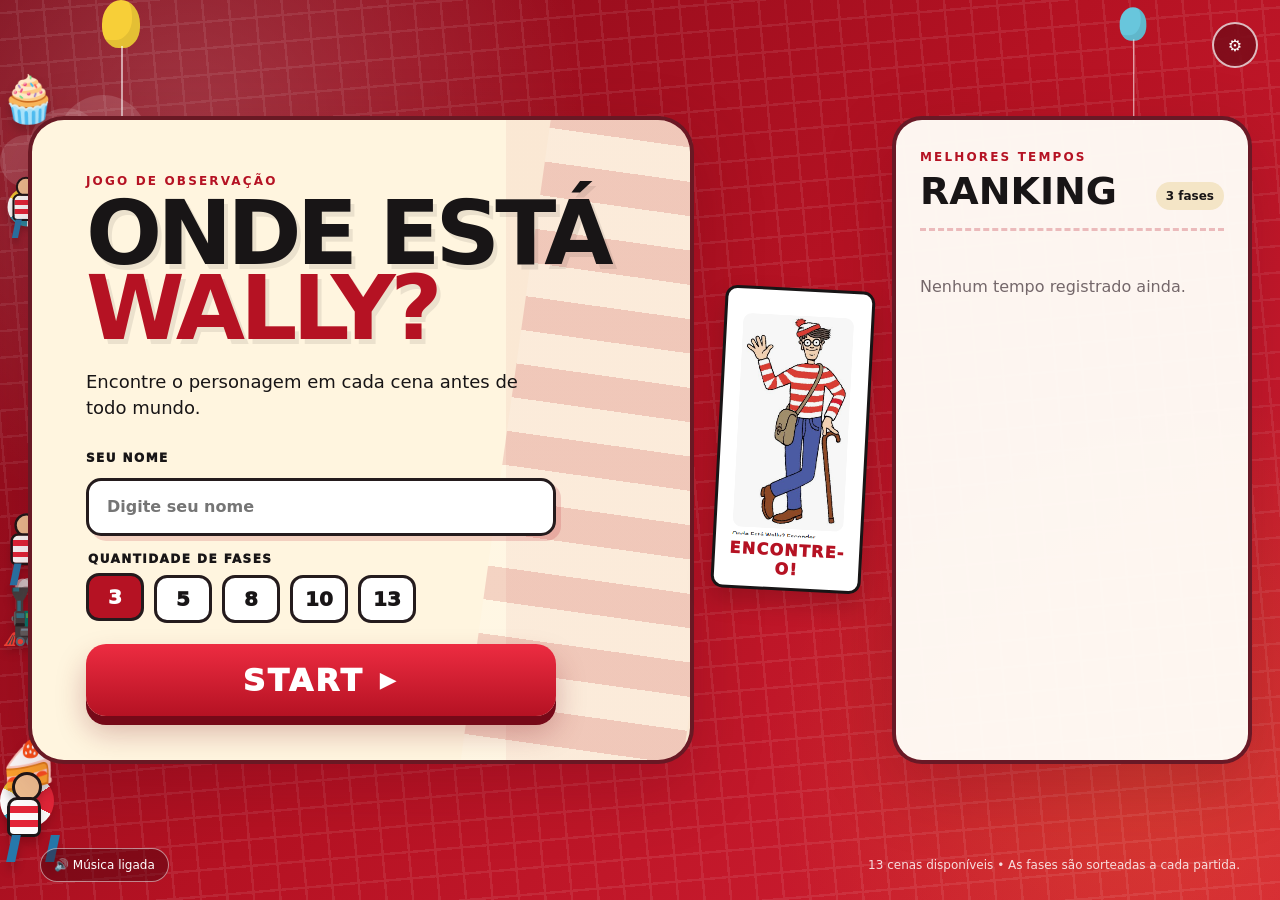
<file: index.html>
<!doctype html>
<html lang="pt-BR">
<head>
  <meta charset="UTF-8" />
  <meta name="viewport" content="width=device-width, initial-scale=1.0" />
  <meta name="theme-color" content="#b51223" />
  <title>Onde Está Wally?</title>
  <link rel="stylesheet" href="styles.css?v=20260812-4" />
</head>
<body>
  
  <main id="app">
    <section id="menuScreen" class="screen menu-screen active" aria-labelledby="gameTitle">
      <div class="animated-world" aria-hidden="true">
        <span class="cloud cloud-a"></span>
        <span class="cloud cloud-b"></span>
        <span class="balloon balloon-a"></span>
        <span class="balloon balloon-b"></span>
        <span class="beach-ball ball-a"></span>
        <span class="beach-ball ball-b"></span>
        <span class="cake cake-a">🍰</span>
        <span class="cake cake-b">🧁</span>
        <span class="train train-a">🚂</span>
        <span class="walker walker-a"><i></i></span>
        <span class="walker walker-b"><i></i></span>
        <span class="walker walker-c"><i></i></span>
      </div>

      <button id="settingsBtn" class="icon-btn settings-btn" type="button" aria-label="Configurar jogo" title="Configurar jogo">⚙</button>

      <div class="menu-layout">
        <section class="hero-card">
          <div class="hero-copy">
            <p class="eyebrow">JOGO DE OBSERVAÇÃO</p>
            <h1 id="gameTitle">ONDE ESTÁ<br><span>WALLY?</span></h1>
            <p class="subtitle">Encontre o personagem em cada cena antes de todo mundo.</p>
          </div>

          <form id="startForm" class="start-form" autocomplete="off">
            <label for="playerName">Seu nome</label>
            <input id="playerName" name="playerName" maxlength="18" placeholder="Digite seu nome" required />

            <fieldset>
              <legend>Quantidade de fases</legend>
              <div class="phase-options" id="phaseOptions">
                <label><input type="radio" name="phaseCount" value="3" checked><span>3</span></label>
                <label><input type="radio" name="phaseCount" value="5"><span>5</span></label>
                <label><input type="radio" name="phaseCount" value="8"><span>8</span></label>
                <label><input type="radio" name="phaseCount" value="10"><span>10</span></label>
                <label><input type="radio" name="phaseCount" value="13"><span>13</span></label>
              </div>
            </fieldset>

            <button class="start-btn" type="submit"><span>START</span><b>▶</b></button>
          </form>
        </section>

        <div class="mascot-side" aria-hidden="true">
          <div class="target-card">
            <img src="assets/ui/wally.png" alt="" draggable="false" />
            <span>ENCONTRE-O!</span>
          </div>
        </div>

        <aside class="ranking-card" aria-labelledby="rankingTitle">
          <div class="ranking-heading">
            <div>
              <p class="eyebrow">MELHORES TEMPOS</p>
              <h2 id="rankingTitle">RANKING</h2>
            </div>
            <span id="rankingMode">3 fases</span>
          </div>
          <ol id="rankingList" class="ranking-list"></ol>
          <p id="rankingEmpty" class="ranking-empty">Nenhum tempo registrado ainda.</p>
        </aside>
      </div>

      <div class="menu-bottom">
        <button id="soundMenuBtn" class="sound-pill" type="button" aria-pressed="true">🔊 Música ligada</button>
        <span>13 cenas disponíveis • As fases são sorteadas a cada partida.</span>
      </div>
    </section>

    <section id="gameScreen" class="screen game-screen" aria-label="Jogo">
      <div class="game-hud">
        <div class="hud-box">
          <span class="hud-label">FASE</span>
          <strong id="phaseLabel">1/3</strong>
        </div>
        <div class="hud-box timer-box">
          <span class="hud-label">TEMPO</span>
          <strong id="timer">00:00.000</strong>
        </div>
        <div class="hud-actions">
          <button id="soundGameBtn" class="hud-icon" type="button" aria-label="Ligar ou desligar música">🔊</button>
          <button id="exitBtn" class="hud-icon" type="button" aria-label="Voltar ao menu">✕</button>
        </div>
      </div>

      <div class="stage-shell" id="stageShell">
        <div class="stage" id="stage">
          <img id="sceneImage" alt="Cena do jogo" draggable="false" />
          <button id="targetHitbox" class="target-hitbox" type="button" aria-label=""></button>
        </div>
      </div>

      <div id="foundOverlay" class="found-overlay" aria-live="polite">
        <div class="found-burst">
          <span>✓</span>
          <strong>ACHOU!</strong>
          <small id="foundTime">00:00.000</small>
        </div>
      </div>
    </section>

    <section id="resultScreen" class="screen result-screen" aria-labelledby="resultTitle">
      <div class="confetti" aria-hidden="true"></div>
      <div class="result-card">
        <p class="eyebrow">PARTIDA FINALIZADA</p>
        <h2 id="resultTitle">MANDOU BEM!</h2>
        <p id="resultPlayer" class="result-player"></p>

        <div class="result-time">
          <span>Tempo total</span>
          <strong id="resultTime">00:00.000</strong>
        </div>

        <div class="result-rank">
          <span>Sua posição</span>
          <strong id="resultPosition">#1</strong>
          <small id="resultMode">Ranking de 3 fases</small>
        </div>

        <div class="result-actions">
          <button id="playAgainBtn" class="primary-action" type="button">JOGAR NOVAMENTE</button>
          <button id="backMenuBtn" class="secondary-action" type="button">VOLTAR AO MENU</button>
        </div>
      </div>
    </section>

    <dialog id="settingsDialog" class="settings-dialog">
      <form method="dialog" class="settings-panel">
        <div class="settings-head">
          <div>
            <p class="eyebrow">AJUSTE DO PROJETO</p>
            <h2>Configurar pontos</h2>
          </div>
          <button class="dialog-close" value="cancel" aria-label="Fechar">✕</button>
        </div>
        <p>Use o calibrador caso alguma edição da imagem tenha o personagem em outra posição.</p>
        <a class="calibrate-link" href="calibrar.html">ABRIR CALIBRADOR</a>
        <button id="clearRankingBtn" class="danger-link" type="button">Limpar ranking local</button>
      </form>
    </dialog>
  </main>

  <script src="game.js?v=20260812-4"></script>
</body>
</html>
</file>
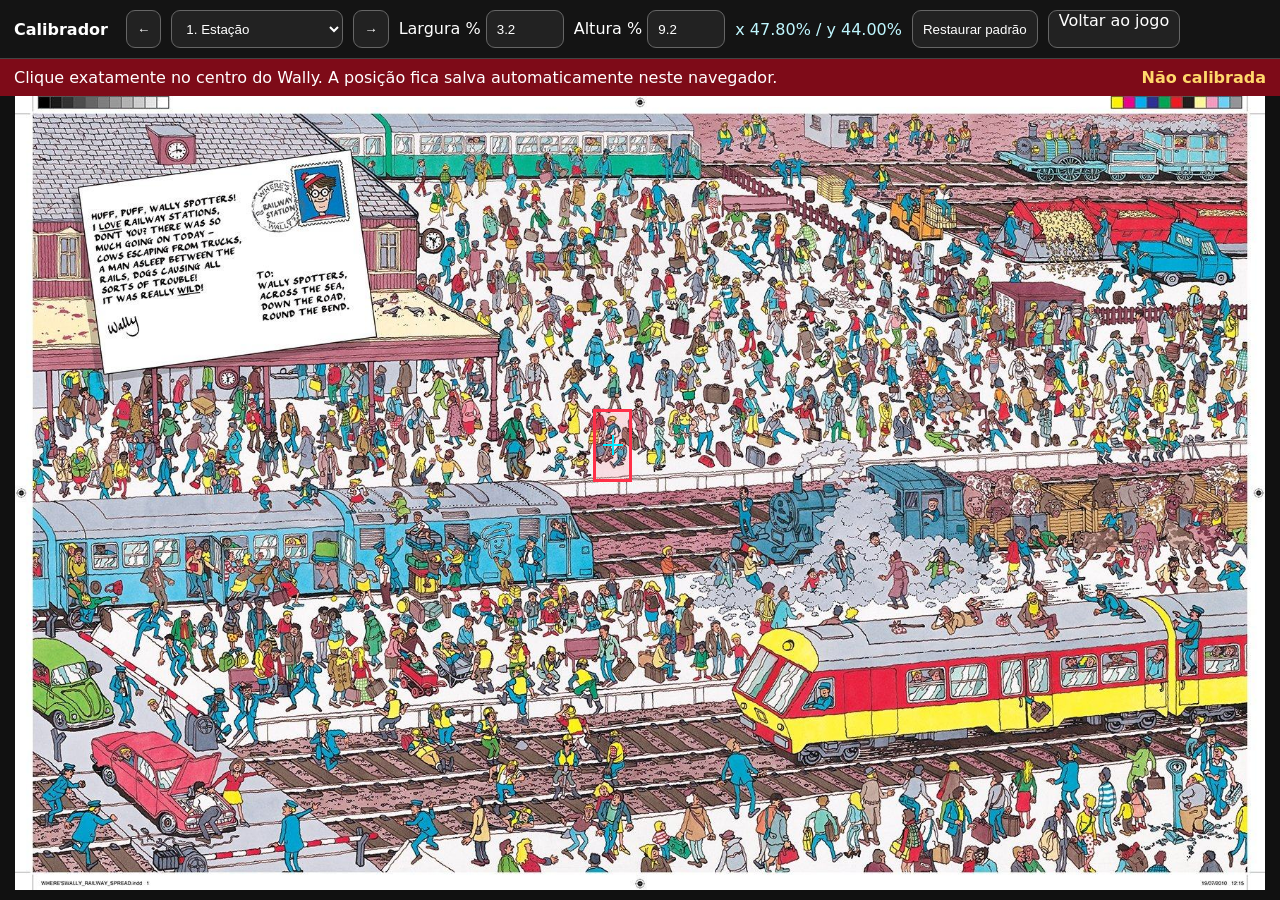
<file: calibrar.html>
<!doctype html>
<html lang="pt-BR">
<head>
  <meta charset="UTF-8" />
  <meta name="viewport" content="width=device-width, initial-scale=1.0" />
  <title>Calibrar pontos - Onde Está Wally?</title>
  <style>
    *{box-sizing:border-box}body{margin:0;font-family:system-ui,sans-serif;background:#111;color:#fff;overflow:hidden}
    .top{position:sticky;z-index:10;top:0;display:flex;align-items:center;gap:10px;flex-wrap:wrap;padding:10px 14px;background:rgba(20,20,20,.96);border-bottom:1px solid #444}
    .top strong{margin-right:8px}.top select,.top input,.top button,.top a{height:38px;border-radius:9px;border:1px solid #666;padding:0 10px;background:#222;color:#fff;text-decoration:none}
    .top button{cursor:pointer}.navbtn{font-weight:800}.hint{padding:9px 14px;background:#7e0b18;display:flex;align-items:center;justify-content:space-between;gap:12px;flex-wrap:wrap}
    .status{font-weight:800}.wrap{height:calc(100vh - 106px);display:flex;align-items:center;justify-content:center;overflow:hidden}
    .stage{position:relative;display:inline-block;line-height:0;cursor:crosshair}.stage img{display:block;max-width:100vw;max-height:calc(100vh - 106px);width:auto;height:auto;pointer-events:none;user-select:none;-webkit-user-drag:none}
    .box{position:absolute;border:3px solid #ff3048;background:rgba(255,48,72,.12);pointer-events:none}.cross{position:absolute;width:20px;height:20px;transform:translate(-50%,-50%);pointer-events:none}.cross:before,.cross:after{content:"";position:absolute;background:#00eaff}.cross:before{left:9px;top:0;width:2px;height:20px}.cross:after{left:0;top:9px;width:20px;height:2px}
    .coords{font-variant-numeric:tabular-nums;color:#bff7ff}.pending{color:#ffd86b}.ok{color:#8cf6a6}
    @media(max-width:760px){.top{font-size:12px}.top label{display:none}.wrap{height:calc(100vh - 138px)}.stage img{max-height:calc(100vh - 138px)}}
  </style>
</head>
<body>
  <div class="top">
    <strong>Calibrador</strong>
    <button id="prevBtn" class="navbtn" type="button">←</button>
    <select id="phaseSelect"></select>
    <button id="nextBtn" class="navbtn" type="button">→</button>
    <label>Largura % <input id="wInput" type="number" min="0.5" max="15" step="0.1" value="3"></label>
    <label>Altura % <input id="hInput" type="number" min="1" max="20" step="0.1" value="9"></label>
    <span id="coords" class="coords">x -- / y --</span>
    <button id="resetBtn" type="button">Restaurar padrão</button>
    <a href="index.html">Voltar ao jogo</a>
  </div>
  <div class="hint">
    <span>Clique exatamente no centro do Wally. A posição fica salva automaticamente neste navegador.</span>
    <span id="status" class="status pending">Não calibrada</span>
  </div>
  <div class="wrap">
    <div id="stage" class="stage">
      <img id="img" draggable="false" alt="Imagem para calibrar">
      <div id="box" class="box"></div>
      <div id="cross" class="cross"></div>
    </div>
  </div>
<script>
const PHASES=[
{id:'metro',name:'Estação',src:'assets/fases/metro.jpg',target:{x:47.8,y:44,w:3.2,h:9.2}},
{id:'fabrica',name:'Fábrica de Bolos',src:'assets/fases/fabrica-bolos.jpg',target:{x:49.8,y:22.5,w:2.8,h:8.2}},
{id:'multidao',name:'Multidão',src:'assets/fases/multidao.jpg',target:{x:62.5,y:44,w:3.8,h:10}},
{id:'loja',name:'Loja',src:'assets/fases/loja.jpg',target:{x:40.8,y:20.5,w:3.4,h:10.5}},
{id:'parque',name:'Parque',src:'assets/fases/parque.jpg',target:{x:60.5,y:57,w:3,h:8.8}},
{id:'praia',name:'Praia',src:'assets/fases/praia.jpg',target:{x:62.2,y:39,w:3.3,h:10}},
{id:'centro-olimpico',name:'Centro Olímpico',src:'assets/fases/centro-olimpico.jpg',target:{x:50,y:50,w:3,h:9}},
{id:'teatro',name:'Estúdio de Cinema',src:'assets/fases/teatro.webp',target:{x:50,y:50,w:3,h:9}},
{id:'esqui',name:'Estação de Esqui',src:'assets/fases/esqui.webp',target:{x:50,y:50,w:3,h:9}},
{id:'troia',name:'Troia',src:'assets/fases/troia.webp',target:{x:50,y:50,w:3,h:9}},
{id:'pirata',name:'Piratas',src:'assets/fases/pirata.webp',target:{x:50,y:50,w:3,h:9}},
{id:'frutas',name:'Mundo das Frutas',src:'assets/fases/frutas.webp',target:{x:50,y:50,w:3,h:9}},
{id:'pascoa',name:'Páscoa',src:'assets/fases/pascoa.png',target:{x:50,y:50,w:3,h:9}}
];
const KEY='ondeEstaWallyHitboxesV1';
const $=id=>document.getElementById(id);let current=PHASES[0];
function all(){try{return JSON.parse(localStorage.getItem(KEY)||'{}')}catch{return {}}}
function saved(){return all()[current.id]}
function value(){return saved()||current.target}
function setStatus(){const ok=!!saved();$('status').textContent=ok?'Calibrada ✓':'Não calibrada';$('status').className='status '+(ok?'ok':'pending')}
function save(v){const o=all();o[current.id]=v;localStorage.setItem(KEY,JSON.stringify(o));render(v);setStatus()}
function render(v=value()){$('coords').textContent=`x ${v.x.toFixed(2)}% / y ${v.y.toFixed(2)}%`;$('wInput').value=v.w;$('hInput').value=v.h;$('box').style.left=(v.x-v.w/2)+'%';$('box').style.top=(v.y-v.h/2)+'%';$('box').style.width=v.w+'%';$('box').style.height=v.h+'%';$('cross').style.left=v.x+'%';$('cross').style.top=v.y+'%';setStatus()}
function load(){current=PHASES.find(p=>p.id===$('phaseSelect').value)||PHASES[0];$('img').src=current.src;$('img').onload=()=>render()}
function move(dir){let i=PHASES.findIndex(p=>p.id===current.id);i=(i+dir+PHASES.length)%PHASES.length;$('phaseSelect').value=PHASES[i].id;load()}
PHASES.forEach((p,i)=>{const o=document.createElement('option');o.value=p.id;o.textContent=`${i+1}. ${p.name}`;$('phaseSelect').append(o)});
$('phaseSelect').addEventListener('change',load);$('prevBtn').addEventListener('click',()=>move(-1));$('nextBtn').addEventListener('click',()=>move(1));
$('stage').addEventListener('click',e=>{const r=$('stage').getBoundingClientRect();const x=(e.clientX-r.left)/r.width*100;const y=(e.clientY-r.top)/r.height*100;const v=value();save({x,y,w:Number($('wInput').value)||v.w,h:Number($('hInput').value)||v.h})});
['wInput','hInput'].forEach(id=>$(id).addEventListener('input',()=>{const v=value();save({...v,w:Number($('wInput').value)||v.w,h:Number($('hInput').value)||v.h})}));
$('resetBtn').addEventListener('click',()=>{const o=all();delete o[current.id];localStorage.setItem(KEY,JSON.stringify(o));render(current.target)});
document.addEventListener('keydown',e=>{if(e.key==='ArrowLeft')move(-1);if(e.key==='ArrowRight')move(1)});
load();
</script>
</body>
</html>
</file>
<file: styles.css>
:root {
  --red: #b51223;
  --red-dark: #760918;
  --red-bright: #e52639;
  --cream: #fff5df;
  --paper: #fffdf7;
  --ink: #181516;
  --blue: #2f9eb7;
  --yellow: #f7cf38;
  --shadow: 0 24px 70px rgba(83, 5, 19, .24);
}

* { box-sizing: border-box; }
html, body { margin: 0; min-height: 100%; }
body {
  font-family: "Trebuchet MS", "Arial Rounded MT Bold", system-ui, sans-serif;
  color: var(--ink);
  background: #16070a;
  overflow-x: hidden;
}
button, input { font: inherit; }
button { -webkit-tap-highlight-color: transparent; }
img { -webkit-user-drag: none; user-select: none; }

.screen { display: none; min-height: 100vh; }
.screen.active { display: flex; }

.menu-screen {
  position: relative;
  overflow: hidden;
  align-items: center;
  justify-content: center;
  padding: 48px 28px 68px;
  background:
    radial-gradient(circle at 15% 15%, rgba(255,255,255,.18), transparent 30%),
    radial-gradient(circle at 90% 85%, rgba(255,213,54,.16), transparent 28%),
    linear-gradient(135deg, #7f0918 0%, #b51223 50%, #d42034 100%);
}
.menu-screen::before {
  content: "";
  position: absolute;
  inset: 0;
  opacity: .08;
  background-image:
    repeating-linear-gradient(0deg, #fff 0 2px, transparent 2px 22px),
    repeating-linear-gradient(90deg, #fff 0 2px, transparent 2px 22px);
  transform: rotate(-5deg) scale(1.2);
}

.menu-layout {
  position: relative;
  z-index: 3;
  display: grid;
  grid-template-columns: minmax(520px, 720px) 158px minmax(290px, 360px);
  gap: 20px;
  width: min(1320px, 100%);
  align-items: stretch;
}

.hero-card, .ranking-card {
  border: 4px solid rgba(93,7,21,.92);
  box-shadow: var(--shadow);
}
.hero-card {
  position: relative;
  overflow: hidden;
  min-height: 600px;
  border-radius: 36px;
  padding: 54px 54px 44px;
  background:
    linear-gradient(90deg, transparent 0 72%, rgba(181,18,35,.06) 72%),
    var(--cream);
}
.hero-card::after {
  content: "";
  position: absolute;
  right: -34px;
  top: -20px;
  width: 220px;
  height: 720px;
  opacity: .15;
  background: repeating-linear-gradient(0deg, var(--red) 0 34px, #fff 34px 68px);
  transform: rotate(8deg);
}
.hero-copy, .start-form { position: relative; z-index: 2; max-width: 525px; }
.eyebrow {
  margin: 0 0 8px;
  font-size: 12px;
  font-weight: 900;
  letter-spacing: .18em;
  color: var(--red);
}
h1 {
  margin: 0;
  font-size: clamp(58px, 7vw, 92px);
  line-height: .84;
  letter-spacing: -.055em;
  text-shadow: 4px 5px 0 rgba(0,0,0,.08);
}
h1 span { color: var(--red); }
.subtitle { max-width: 470px; margin: 22px 0 30px; font-size: 18px; line-height: 1.45; }

.mascot-side {
  position: relative;
  z-index: 4;
  display: flex;
  align-items: center;
  justify-content: center;
  min-width: 0;
  pointer-events: none;
}
.target-card {
  position: relative;
  width: 150px;
  padding: 12px 12px 9px;
  transform: rotate(3deg);
  border: 3px solid #181516;
  border-radius: 12px;
  background: #fff;
  box-shadow: 0 12px 24px rgba(0,0,0,.18);
  pointer-events: none;
}
.target-card img { display: block; width: 100%; max-height: 242px; object-fit: contain; pointer-events: none; }
.target-card span { display: block; margin-top: 4px; text-align: center; font-weight: 1000; color: var(--red); letter-spacing: .08em; }

.start-form { display: grid; gap: 13px; }
.start-form > label, fieldset legend { font-size: 12px; font-weight: 1000; text-transform: uppercase; letter-spacing: .12em; }
.start-form input[type="text"], #playerName {
  width: min(100%, 470px);
  height: 58px;
  border: 3px solid #241b1d;
  border-radius: 15px;
  padding: 0 18px;
  outline: none;
  background: #fff;
  box-shadow: 5px 5px 0 rgba(181,18,35,.16);
  font-weight: 800;
}
#playerName:focus { border-color: var(--red); }
fieldset { margin: 3px 0 0; padding: 0; border: 0; }
.phase-options { display: flex; flex-wrap: wrap; gap: 10px; margin-top: 9px; }
.phase-options input { position: absolute; opacity: 0; pointer-events: none; }
.phase-options span {
  display: grid;
  place-items: center;
  width: 58px;
  height: 48px;
  border: 3px solid #241b1d;
  border-radius: 13px;
  background: #fff;
  font-size: 20px;
  font-weight: 1000;
  cursor: pointer;
  transition: transform .15s ease, background .15s ease, color .15s ease;
}
.phase-options input:checked + span { background: var(--red); color: #fff; transform: translateY(-2px); }

.start-btn {
  margin-top: 8px;
  width: min(100%, 470px);
  height: 72px;
  display: flex;
  align-items: center;
  justify-content: center;
  gap: 16px;
  border: 0;
  border-radius: 20px;
  color: #fff;
  background: linear-gradient(180deg, #ed2c41, #b51223);
  box-shadow: 0 9px 0 #760918, 0 16px 30px rgba(118,9,24,.28);
  font-size: 31px;
  font-weight: 1000;
  letter-spacing: .08em;
  cursor: pointer;
  transition: transform .15s ease, box-shadow .15s ease;
  animation: startPulse 2.6s ease-in-out infinite;
}
.start-btn:hover { transform: translateY(-2px) scale(1.01); }
.start-btn:active { transform: translateY(7px); box-shadow: 0 2px 0 #760918; }
.start-btn b { font-size: 22px; }
@keyframes startPulse { 50% { filter: brightness(1.08); } }

.ranking-card {
  position: relative;
  z-index: 2;
  border-radius: 30px;
  padding: 30px 24px;
  background: rgba(255,253,247,.97);
}
.ranking-heading { display: flex; align-items: end; justify-content: space-between; gap: 12px; padding-bottom: 18px; border-bottom: 3px dashed rgba(181,18,35,.26); }
.ranking-heading h2 { margin: 0; font-size: 38px; line-height: 1; }
.ranking-heading > span { padding: 7px 10px; border-radius: 999px; background: #f4e5c6; font-size: 12px; font-weight: 900; }
.ranking-list { list-style: none; margin: 20px 0 0; padding: 0; display: grid; gap: 10px; counter-reset: rank; }
.ranking-list li {
  counter-increment: rank;
  display: grid;
  grid-template-columns: 36px 1fr auto;
  align-items: center;
  gap: 10px;
  min-height: 48px;
  padding: 8px 10px;
  border-radius: 13px;
  background: #f6efe2;
}
.ranking-list li::before { content: counter(rank) "º"; font-size: 16px; font-weight: 1000; color: var(--red); }
.ranking-name { overflow: hidden; text-overflow: ellipsis; white-space: nowrap; font-weight: 900; }
.ranking-time { font-variant-numeric: tabular-nums; font-weight: 1000; }
.ranking-list li:nth-child(1) { background: #fff0a7; transform: scale(1.015); }
.ranking-list li:nth-child(2) { background: #e8ecef; }
.ranking-list li:nth-child(3) { background: #f3d3b5; }
.ranking-empty { margin: 24px 0 0; color: #74676a; line-height: 1.5; }

.settings-btn { position: absolute; z-index: 10; right: 22px; top: 22px; }
.icon-btn, .hud-icon {
  display: grid;
  place-items: center;
  width: 46px;
  height: 46px;
  border: 2px solid rgba(255,255,255,.72);
  border-radius: 50%;
  color: #fff;
  background: rgba(53,0,10,.42);
  backdrop-filter: blur(10px);
  cursor: pointer;
}
.menu-bottom {
  position: absolute;
  z-index: 3;
  left: 50%;
  bottom: 18px;
  transform: translateX(-50%);
  width: min(1200px, calc(100% - 40px));
  display: flex;
  align-items: center;
  justify-content: space-between;
  gap: 16px;
  color: rgba(255,255,255,.84);
  font-size: 12px;
}
.sound-pill {
  border: 1px solid rgba(255,255,255,.5);
  border-radius: 999px;
  padding: 9px 13px;
  color: #fff;
  background: rgba(60,0,12,.4);
  cursor: pointer;
}

.animated-world { position: absolute; inset: 0; z-index: 1; pointer-events: none; overflow: hidden; }
.cloud { position: absolute; width: 170px; height: 52px; border-radius: 999px; background: rgba(255,255,255,.14); filter: blur(.3px); }
.cloud::before, .cloud::after { content:""; position:absolute; border-radius:50%; background:inherit; }
.cloud::before { width:72px; height:72px; left:30px; top:-27px; }
.cloud::after { width:90px; height:90px; right:22px; top:-40px; }
.cloud-a { top: 15%; animation: drift 22s linear infinite; }
.cloud-b { top: 68%; animation: drift 31s linear -12s infinite reverse; transform: scale(.7); }
@keyframes drift { from { left:-260px; } to { left:110%; } }
.balloon { position:absolute; width:38px; height:48px; border-radius:55% 55% 48% 48%; background:var(--yellow); box-shadow: inset -8px -8px 0 rgba(0,0,0,.08); }
.balloon::after { content:""; position:absolute; left:50%; top:46px; height:120px; border-left:2px solid rgba(255,255,255,.58); }
.balloon-a { left:8%; animation: floatUp 11s linear infinite; }
.balloon-b { left:87%; transform:scale(.7); animation: floatUp 15s linear -6s infinite; background:#68c6dc; }
@keyframes floatUp { from { top:110%; } to { top:-180px; } }
.beach-ball { position:absolute; width:54px; height:54px; border-radius:50%; background:conic-gradient(#fff 0 16%, #e52639 16% 33%, #fff 33% 50%, #2f9eb7 50% 66%, #fff 66% 83%, #f7cf38 83%); box-shadow:0 6px 10px rgba(0,0,0,.15); }
.ball-a { bottom:8%; animation: ballRun 13s linear infinite; }
.ball-b { top:20%; animation: ballRun 18s linear -8s infinite reverse; transform:scale(.72); }
@keyframes ballRun { from { left:-80px; rotate:0deg; } to { left:110%; rotate:720deg; } }
.cake, .train { position:absolute; font-size:46px; filter: drop-shadow(0 6px 5px rgba(0,0,0,.18)); }
.cake-a { bottom:12%; animation: objectRun 18s linear -2s infinite; }
.cake-b { top:8%; animation: objectRun 26s linear -12s infinite reverse; }
.train-a { bottom:28%; font-size:62px; animation: objectRun 23s linear -7s infinite; }
@keyframes objectRun { from { left:-140px; } to { left:110%; } }
.walker { position:absolute; width:48px; height:92px; filter:drop-shadow(0 8px 4px rgba(0,0,0,.14)); }
.walker::before { content:""; position:absolute; left:12px; top:0; width:24px; height:24px; border-radius:50%; background:#f0c092; border:3px solid #1d1718; }
.walker i { position:absolute; left:7px; top:25px; width:34px; height:40px; border:3px solid #1d1718; border-radius:10px 10px 7px 7px; background:repeating-linear-gradient(0deg,#fff 0 7px,var(--red-bright) 7px 14px); }
.walker::after { content:""; position:absolute; left:9px; top:63px; width:30px; height:27px; border-left:9px solid #2678ab; border-right:9px solid #2678ab; transform:skew(-12deg); }
.walker-a { bottom:4%; animation: walkerRun 19s linear infinite; }
.walker-b { top:18%; transform:scale(.68); animation: walkerRun 28s linear -12s infinite reverse; }
.walker-c { top:56%; transform:scale(.8); animation: walkerRun 23s linear -7s infinite; }
@keyframes walkerRun { from { left:-100px; } to { left:110%; } }

/* GAME */
.game-screen {
  position: relative;
  min-height: 100vh;
  align-items: center;
  justify-content: center;
  overflow: hidden;
  background: #0a0909;
  user-select: none;
}
.game-hud {
  position: fixed;
  z-index: 20;
  top: 14px;
  left: 14px;
  right: 14px;
  display: flex;
  align-items: stretch;
  gap: 10px;
  pointer-events: none;
}
.hud-box {
  min-width: 82px;
  padding: 10px 14px;
  border: 2px solid rgba(255,255,255,.45);
  border-radius: 14px;
  color: #fff;
  background: rgba(20,10,12,.78);
  box-shadow: 0 8px 24px rgba(0,0,0,.25);
  backdrop-filter: blur(12px);
}
.timer-box { min-width: 150px; }
.hud-label { display:block; margin-bottom:2px; font-size:9px; font-weight:1000; letter-spacing:.16em; opacity:.7; }
.hud-box strong { font-size:19px; font-variant-numeric: tabular-nums; }
.hud-actions { display:flex; gap:8px; margin-left:auto; pointer-events:auto; }
.hud-icon { border-color:rgba(255,255,255,.35); background:rgba(20,10,12,.76); }

.stage-shell { width:100vw; height:100vh; display:flex; align-items:center; justify-content:center; overflow:hidden; background:#080808; }
.stage { position:relative; display:inline-block; line-height:0; max-width:100vw; max-height:100vh; }
.stage img {
  display:block;
  max-width:100vw;
  max-height:100vh;
  width:auto;
  height:auto;
  object-fit:contain;
  pointer-events:none;
  user-select:none;
  -webkit-user-drag:none;
}
.target-hitbox {
  position:absolute;
  z-index:5;
  border:0;
  padding:0;
  background:transparent;
  cursor:default !important;
  outline:none;
  touch-action:manipulation;
}
.target-hitbox:focus, .target-hitbox:hover, .target-hitbox:active { background:transparent; box-shadow:none; cursor:default !important; }

.found-overlay {
  position:fixed;
  z-index:30;
  inset:0;
  display:grid;
  place-items:center;
  pointer-events:none;
  opacity:0;
  background:rgba(181,18,35,.12);
  transition:opacity .15s ease;
}
.found-overlay.show { opacity:1; }
.found-burst {
  width:210px;
  height:210px;
  display:flex;
  flex-direction:column;
  align-items:center;
  justify-content:center;
  border:8px solid #fff;
  border-radius:50%;
  color:#fff;
  background:var(--red);
  box-shadow:0 0 0 10px rgba(181,18,35,.35), 0 28px 60px rgba(0,0,0,.3);
  transform:scale(.4) rotate(-12deg);
}
.found-overlay.show .found-burst { animation: popFound .7s cubic-bezier(.2,1.5,.3,1) forwards; }
.found-burst span { font-size:44px; font-weight:1000; }
.found-burst strong { font-size:35px; }
.found-burst small { margin-top:5px; font-size:13px; font-weight:900; font-variant-numeric:tabular-nums; }
@keyframes popFound { 65% { transform:scale(1.08) rotate(3deg); } 100% { transform:scale(1) rotate(0); } }

/* RESULT */
.result-screen {
  position:relative;
  align-items:center;
  justify-content:center;
  overflow:hidden;
  padding:34px 18px;
  background:radial-gradient(circle at 50% 20%, #dc3546, #8e0a1b 68%);
}
.result-card {
  position:relative;
  z-index:2;
  width:min(570px,100%);
  padding:46px;
  border:4px solid #65101a;
  border-radius:32px;
  text-align:center;
  background:var(--cream);
  box-shadow:var(--shadow);
}
.result-card h2 { margin:0; font-size:52px; line-height:1; }
.result-player { margin:12px 0 26px; color:#65565a; }
.result-time { padding:24px; border-radius:22px; background:#fff; box-shadow:inset 0 0 0 2px rgba(181,18,35,.12); }
.result-time span, .result-rank span { display:block; font-size:11px; font-weight:1000; text-transform:uppercase; letter-spacing:.13em; }
.result-time strong { display:block; margin-top:4px; color:var(--red); font-size:44px; font-variant-numeric:tabular-nums; }
.result-rank { margin:18px 0 24px; }
.result-rank strong { display:block; margin:4px 0; font-size:34px; }
.result-rank small { color:#74676a; }
.result-actions { display:grid; gap:10px; }
.primary-action, .secondary-action, .calibrate-link {
  min-height:54px;
  display:flex;
  align-items:center;
  justify-content:center;
  border-radius:14px;
  font-weight:1000;
  text-decoration:none;
  cursor:pointer;
}
.primary-action { border:0; color:#fff; background:var(--red); }
.secondary-action { border:3px solid var(--ink); color:var(--ink); background:#fff; }
.confetti::before, .confetti::after { content:"✦  ●  ★  ■  ✦  ●  ★  ■"; position:absolute; left:-10%; width:120%; color:rgba(255,255,255,.35); font-size:30px; letter-spacing:4vw; animation:confettiFall 9s linear infinite; }
.confetti::after { animation-delay:-4s; }
@keyframes confettiFall { from{top:-80px; transform:rotate(0)} to{top:110%; transform:rotate(180deg)} }

/* SETTINGS */
.settings-dialog { width:min(520px,calc(100% - 30px)); border:0; border-radius:24px; padding:0; box-shadow:0 28px 80px rgba(0,0,0,.4); }
.settings-dialog::backdrop { background:rgba(24,5,9,.72); backdrop-filter:blur(4px); }
.settings-panel { padding:28px; background:var(--cream); }
.settings-head { display:flex; align-items:flex-start; justify-content:space-between; gap:15px; }
.settings-head h2 { margin:0; font-size:32px; }
.settings-panel > p { color:#66585b; line-height:1.5; }
.dialog-close { border:0; background:transparent; font-size:22px; cursor:pointer; }
.calibrate-link { margin-top:20px; color:#fff; background:var(--red); }
.danger-link { margin-top:14px; border:0; color:#8b1522; background:transparent; text-decoration:underline; cursor:pointer; }

@media (max-width: 980px) {
  .menu-screen { align-items:flex-start; overflow:auto; padding-top:70px; }
  .menu-layout { grid-template-columns:1fr; max-width:720px; }
  .hero-card { min-height:unset; }
  .mascot-side { justify-self:center; margin-top:-8px; margin-bottom:-4px; }
  .target-card { width:132px; transform:rotate(2deg); }
  .ranking-card { min-height:340px; }
  .menu-bottom { position:relative; left:auto; bottom:auto; transform:none; margin-top:24px; }
}
@media (max-width: 620px) {
  .menu-screen { padding:64px 12px 26px; }
  .hero-card { padding:34px 22px 28px; border-radius:25px; }
  h1 { font-size:58px; }
  .subtitle { padding-right:0; font-size:15px; }
  .mascot-side { margin-top:-2px; margin-bottom:-2px; }
  .target-card { width:108px; transform:rotate(2deg); }
  .target-card span { font-size:9px; }
  .start-btn { height:64px; font-size:26px; }
  .ranking-card { border-radius:25px; }
  .menu-bottom { flex-direction:column; align-items:flex-start; }
  .hud-box { padding:8px 10px; }
  .timer-box { min-width:130px; }
  .hud-box strong { font-size:16px; }
  .hud-icon { width:42px; height:42px; }
  .result-card { padding:34px 22px; }
  .result-card h2 { font-size:42px; }
  .result-time strong { font-size:34px; }
}
</file>
